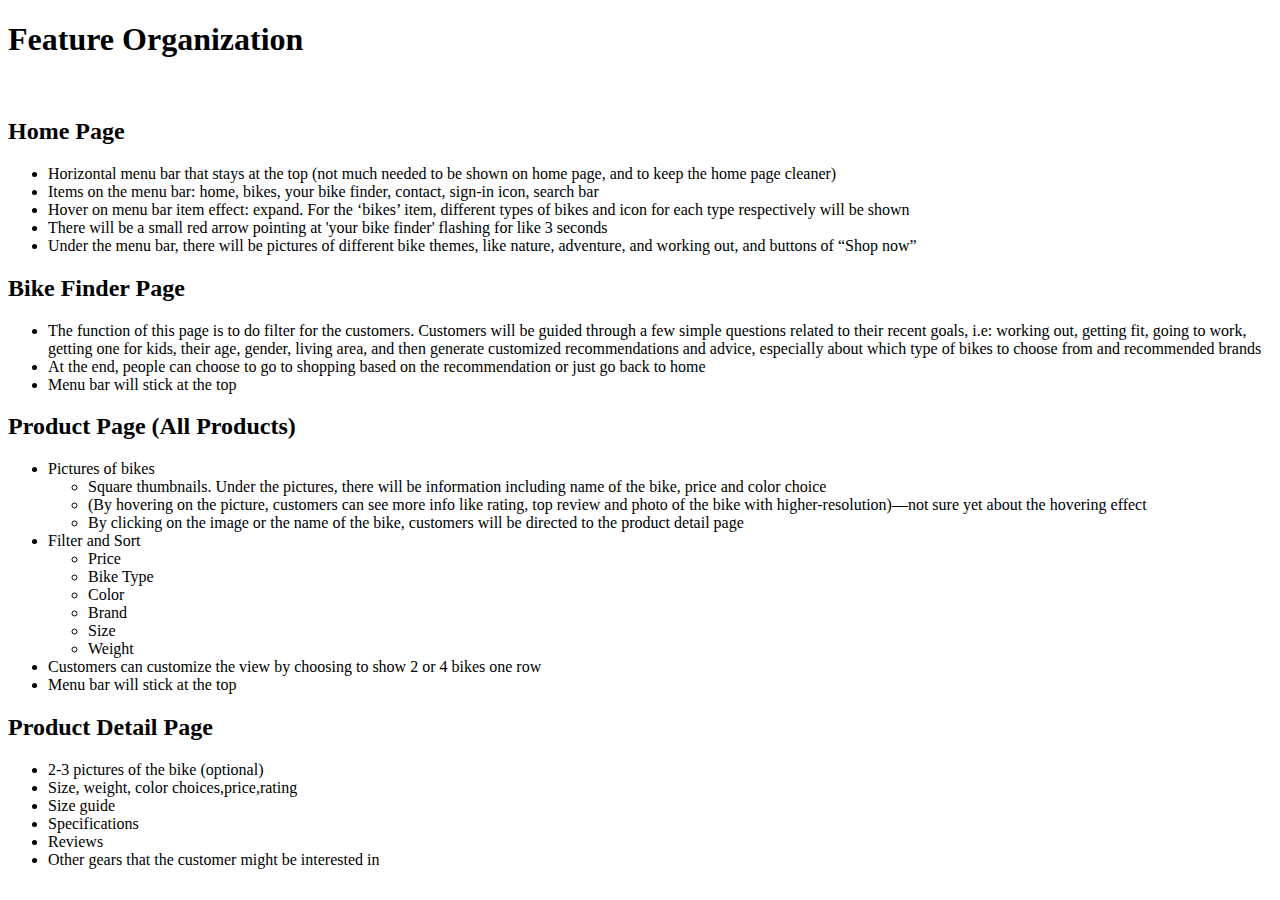
<file: bike-finder/featuer-organization/index.html>
<!DOCTYPE html>
<html>
<head>
<title>Feature Organization</title>
</head>
<body>

<h1>Feature Organization</h1>
<br>
	<h2>Home Page</h2>
	<ul>
		<li>Horizontal menu bar that stays at the top (not much needed to be shown on home page, and to keep the home page cleaner)</li>
		<li>Items on the menu bar: home, bikes, your bike finder, contact, sign-in icon, search bar</li>
		<li>Hover on menu bar item effect: expand. For the ‘bikes’ item, different types of bikes and icon for each type respectively will be shown</li>
		<li>There will be a small red arrow pointing at 'your bike finder' flashing for like 3 seconds</li>
		<li>Under the menu bar, there will be pictures of different bike themes, like nature, adventure, and working out, and buttons of “Shop now”</li>
	</ul>
<h2>Bike Finder Page</h2>
	<ul>
		<li>The function of this page is to do filter for the customers. Customers will be guided through a few simple questions related to their recent goals, i.e: working out, getting fit, going to work, getting one for kids, their age, gender, living area, and then generate customized recommendations and advice, especially about which type of bikes to choose from and recommended brands</li>
		<li>At the end, people can choose to go to shopping based on the recommendation or just go back to home</li>
		<li>Menu bar will stick at the top</li>
	</ul>
<h2>Product Page (All Products)</h2>
	<ul>
		<li>Pictures of bikes </li>
			<ul>
				<li>Square thumbnails. Under the pictures, there will be information including name of the bike, price and color choice</li>
				<li>(By hovering on the picture, customers can see more info like rating, top review and photo of the bike with higher-resolution)—not sure yet about the hovering effect</li>
				<li>By clicking on the image or the name of the bike, customers will be directed to the product detail page</li>
			</ul>
		<li>Filter and Sort </li>
			<ul>
				<li>Price</li>
				<li>Bike Type</li>
				<li>Color</li>
				<li>Brand</li>
				<li>Size</li>
				<li>Weight</li>
			</ul>
		<li>Customers can customize the view by choosing to show 2 or 4 bikes one row</li>
		<li>Menu bar will stick at the top</li>
	</ul>
<h2>Product Detail Page</h2>
	<ul>
		<li>2-3 pictures of the bike (optional)</li>
		<li>Size, weight, color choices,price,rating</li>
		<li>Size guide</li>
		<li>Specifications</li>
		<li>Reviews</li>
		<li>Other gears that the customer might be interested in</li>
	</ul>
	
</body>
</html>
</file>
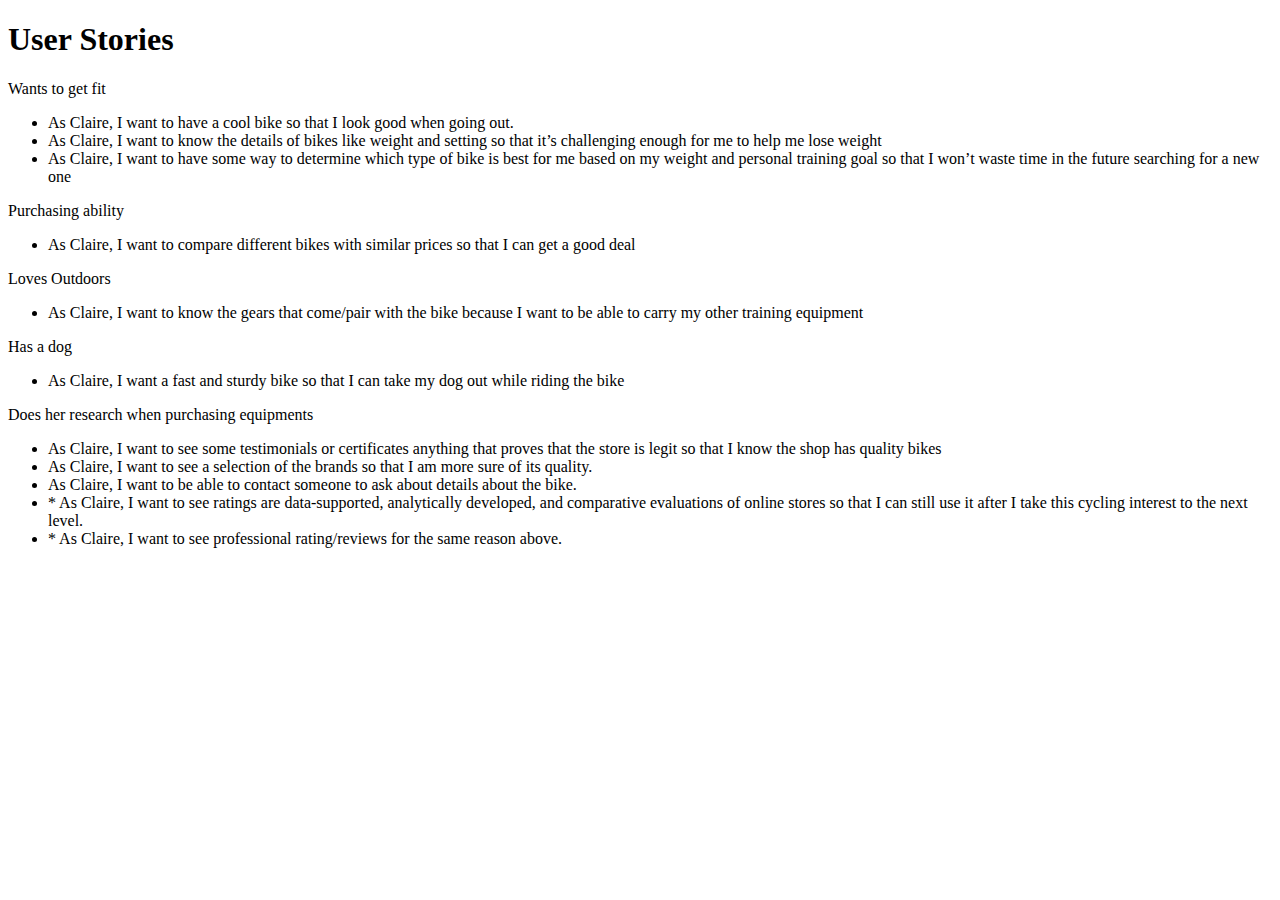
<file: bike-finder/user-stories-existing-site/index.html>
<!DOCTYPE html>
<html>
<head>
<title>User Stories</title>
</head>
<body>

<h1>User Stories</h1>
<p>Wants to get fit</p>
	<ul>
		<li>As Claire, I want to have a cool bike so that I look good when going out.</li>
		<li>As Claire, I want to know the details of bikes like weight and setting so that it’s challenging enough for me to help me lose weight</li>
		<li>As Claire, I want to have some way to determine which type of bike is best for me based on my weight and personal training goal so that I won’t waste time in the future searching for a new one</li>
	</ul>
<p>Purchasing ability</p>
	<ul>
		<li>As Claire, I want to compare different bikes with similar prices so that I can get a good deal</li>
	</ul>
<p>Loves Outdoors</p>
	<ul>
		<li>As Claire, I want to know the gears that come/pair with the bike because I want to be able to carry my other training equipment </li>
	</ul>
<p>Has a dog</p>
	<ul>
		<li>As Claire, I want a fast and sturdy bike so that I can take my dog out while riding the bike</li>
	</ul>
<p>Does her research when purchasing equipments</p>
	<ul>
		<li>As Claire, I want to see some testimonials or certificates anything that proves that the store is legit so that I know the shop has quality bikes</li>
		<li>As Claire, I want to see a selection of the brands so that I am more sure of its quality.</li>
		<li>As Claire, I want to be able to contact someone to ask about details about the bike.</li>
		<li>* As Claire, I want to  see ratings are data-supported, analytically developed, and comparative evaluations of online stores so that I can still use it after I take this cycling interest to the next level.</li>
		<li>* As Claire, I want to see professional rating/reviews for the same reason above.</li>
	</ul>
</body>
</html>
</file>
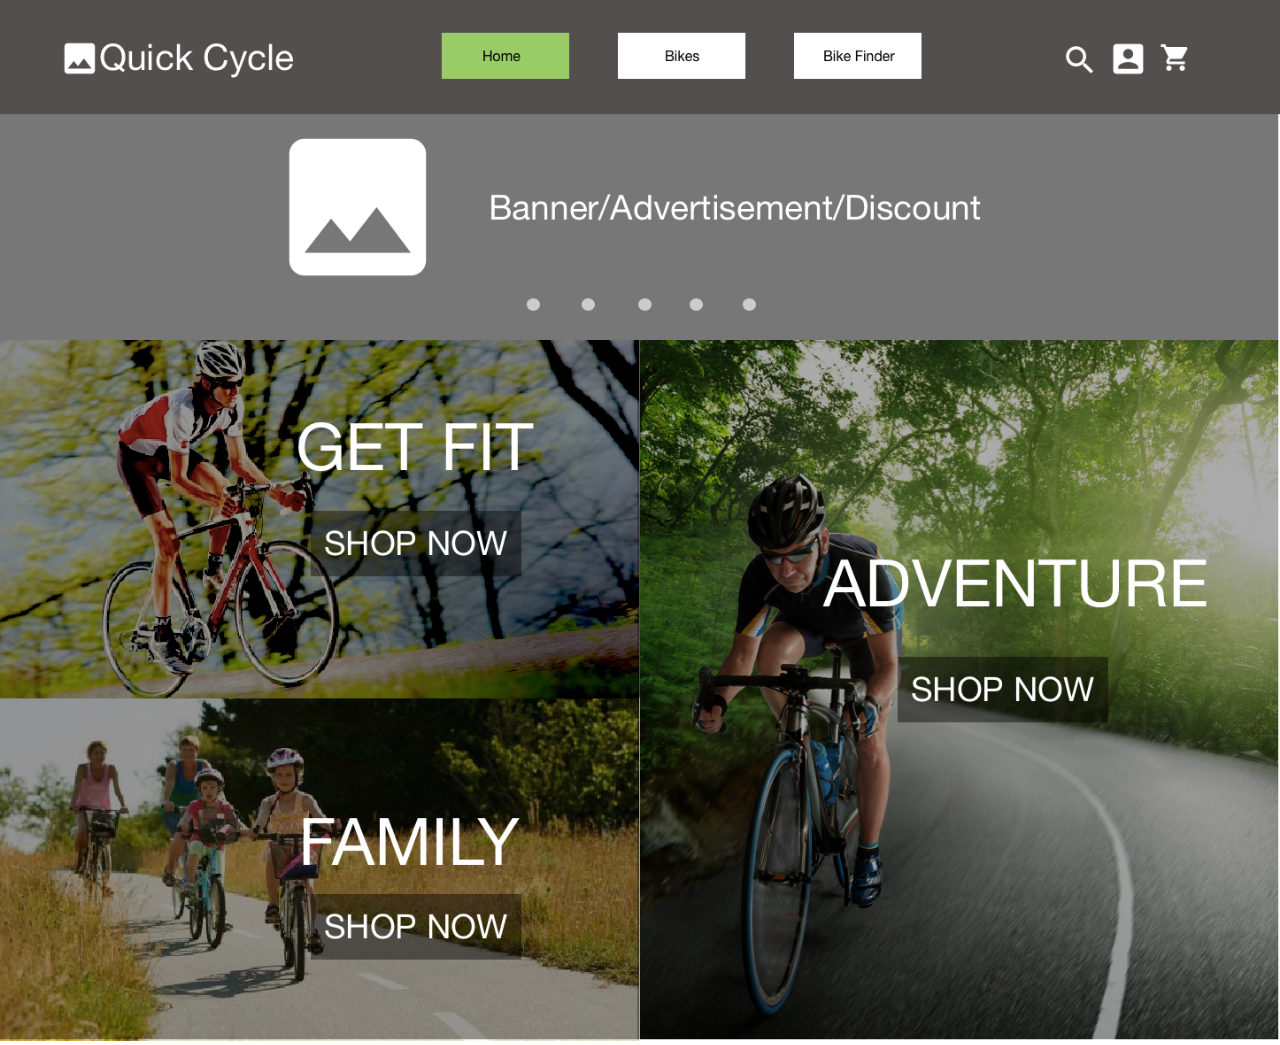
<file: bike-finder/visual-mockups/index.html>
<!doctype html>

<html lang="en">
<head>
  <meta charset="utf-8">
  <title>QuickCycle Home Page</title>
  <link rel="stylesheet" href="style.css" type="text/css">
</head>

<body>
	<a href="bikeFinder.html"></a>
	<div>
   		<img src="Home.png" alt="Home"></img>
   </div>
</body>
</html>
</file>
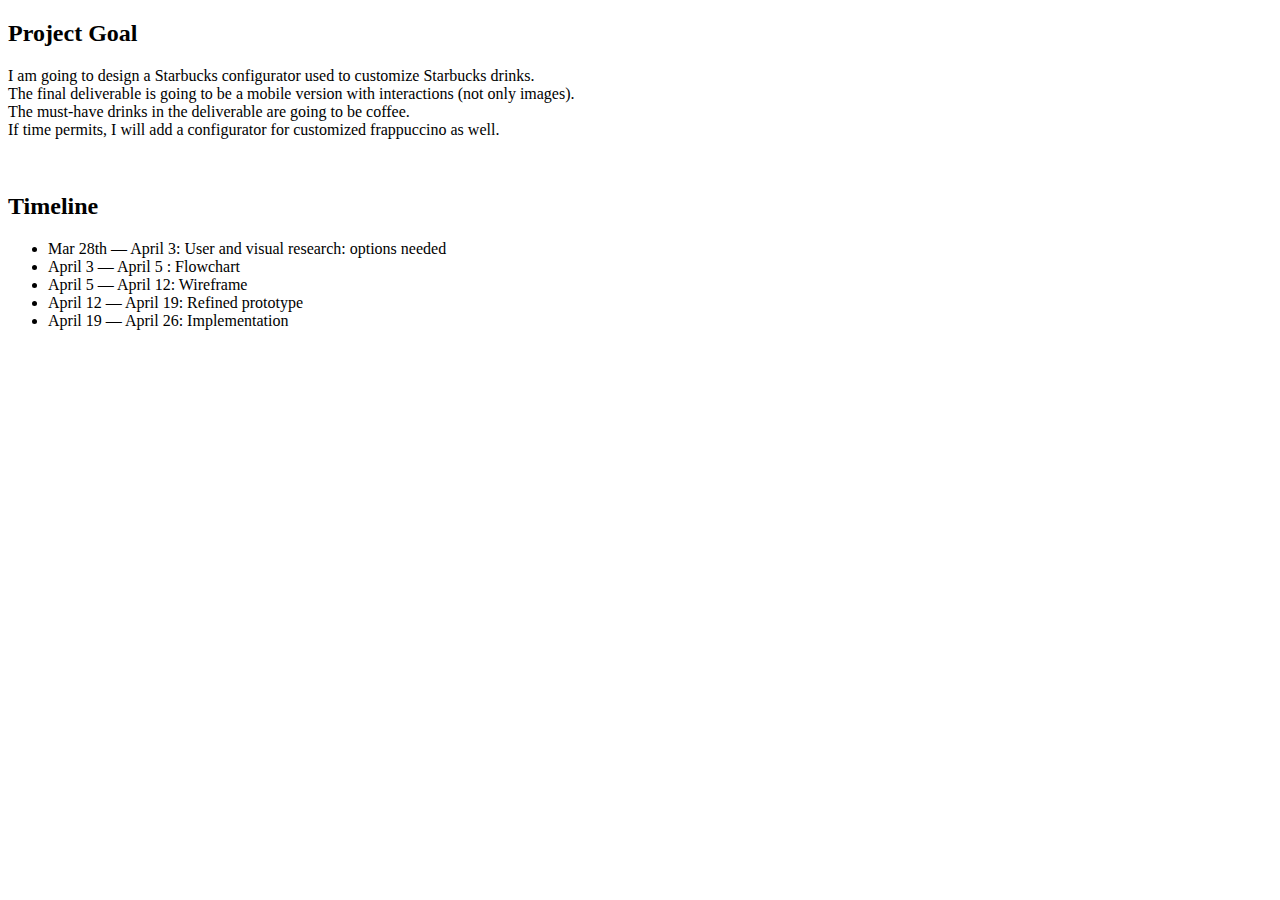
<file: configurator/proposal/index.html>
<!DOCTYPE html>
<html>
<header> 
	<title>Proposal</title>
</header>
<body>
	<h2>Project Goal</h2>
	<p>I am going to design a Starbucks configurator used to customize Starbucks drinks. <br>The final deliverable is going to be a mobile version with interactions (not only images). <br>The must-have drinks in the deliverable are going to be coffee. <br>If time permits, I will add a configurator for customized frappuccino as well.</p><br>
	<h2>Timeline</h2>
	<ul>
		<li>Mar 28th — April 3: User and visual research: options needed</li>
		<li>April 3 — April 5 : Flowchart</li>
		<li>April 5 — April 12: Wireframe </li>
		<li>April 12 — April 19: Refined prototype</li>
		<li>April 19 — April 26: Implementation</li>
	</ul>
</body>
</html>
</file>
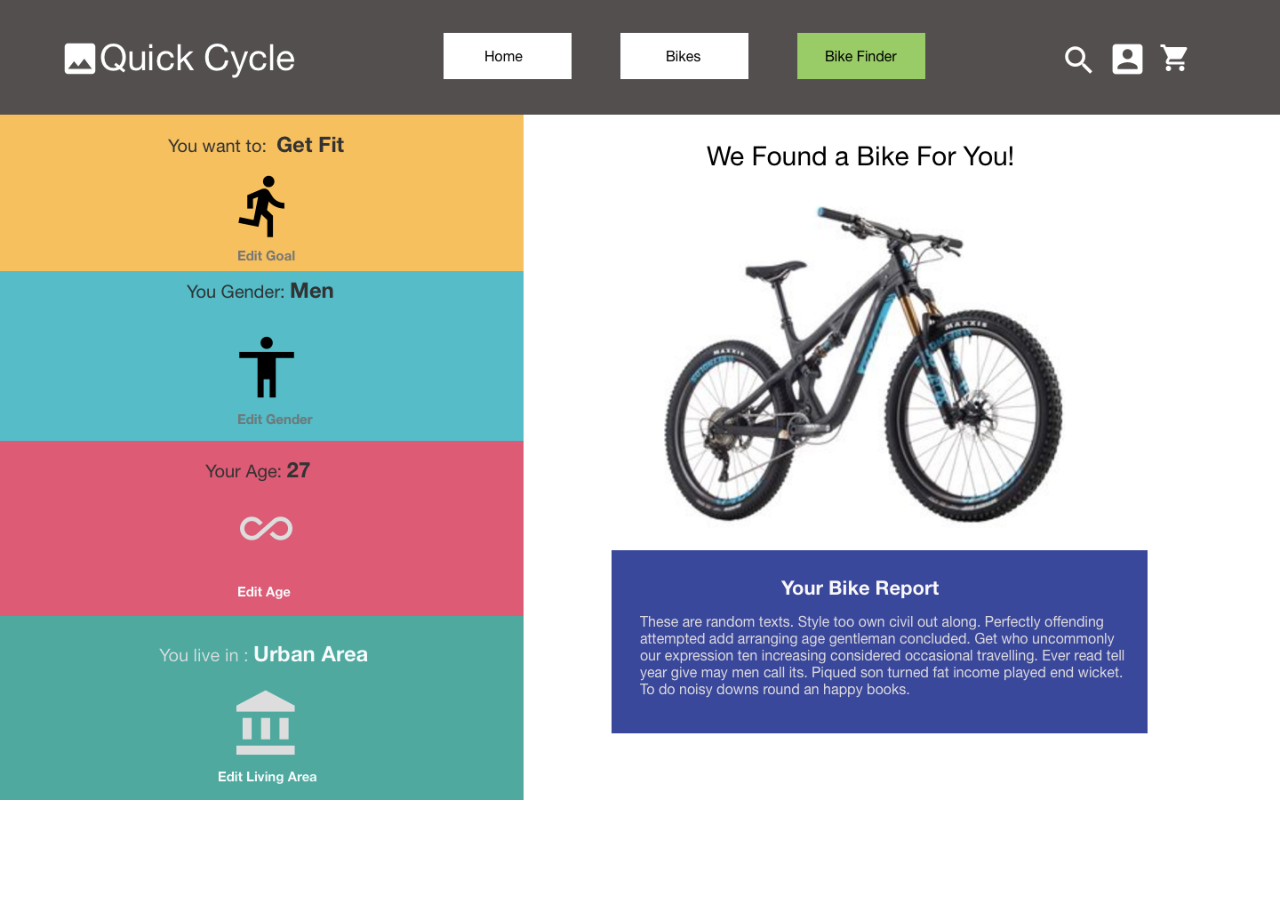
<file: bike-finder/visual-mockups/bikeFinder.html>
<!doctype html>

<html lang="en">
<head>
  <meta charset="utf-8">
  <title>QuickCycle Bike Finder</title>
    <link rel="stylesheet" href="style.css" type="text/css">

</head>

<body>
	<a href="bikes.html"></a>
  <img src="BikeFinder.png" alt="BikeFinder">
</body>
</html>
</file>
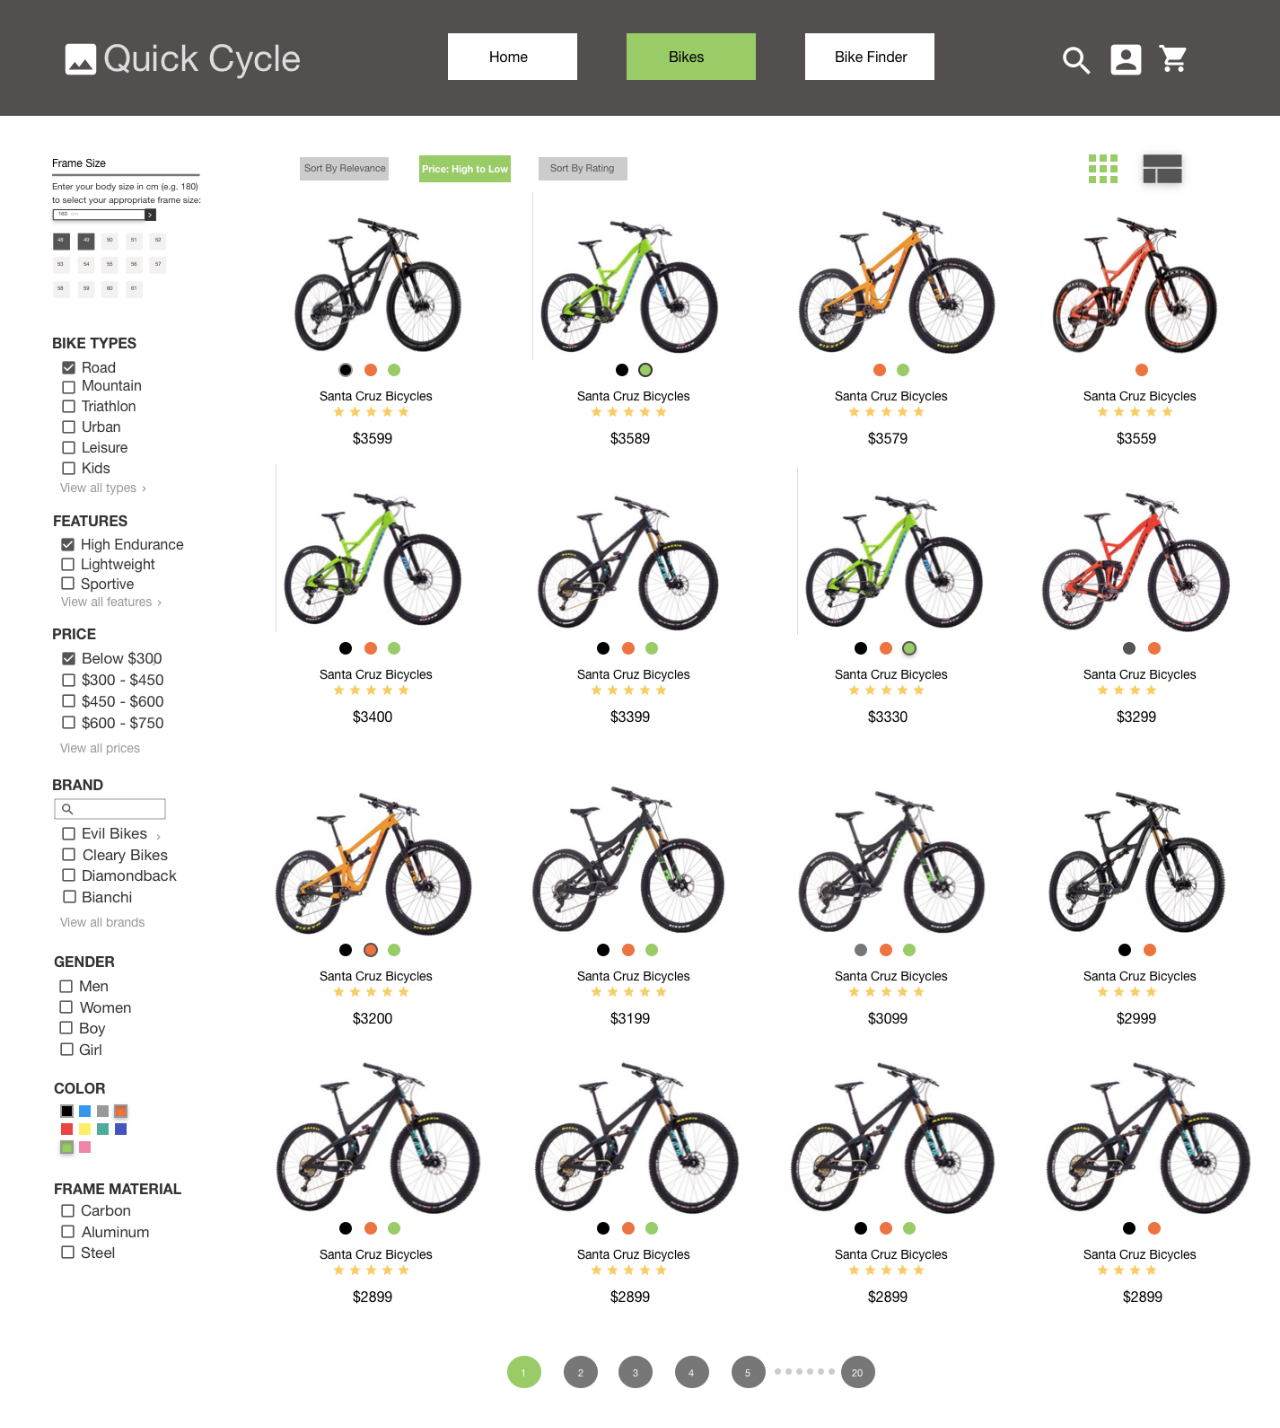
<file: bike-finder/visual-mockups/bikes.html>
<!doctype html>

<html lang="en">
<head>
  <meta charset="utf-8">
  <title>QuickCycle Products</title>
    <link rel="stylesheet" href="style.css" type="text/css">

</head>

<body>
	<a href="productDetails.html"></a>
  <img src="Bikes.png" alt="Bikes">
</body>
</html>
</file>
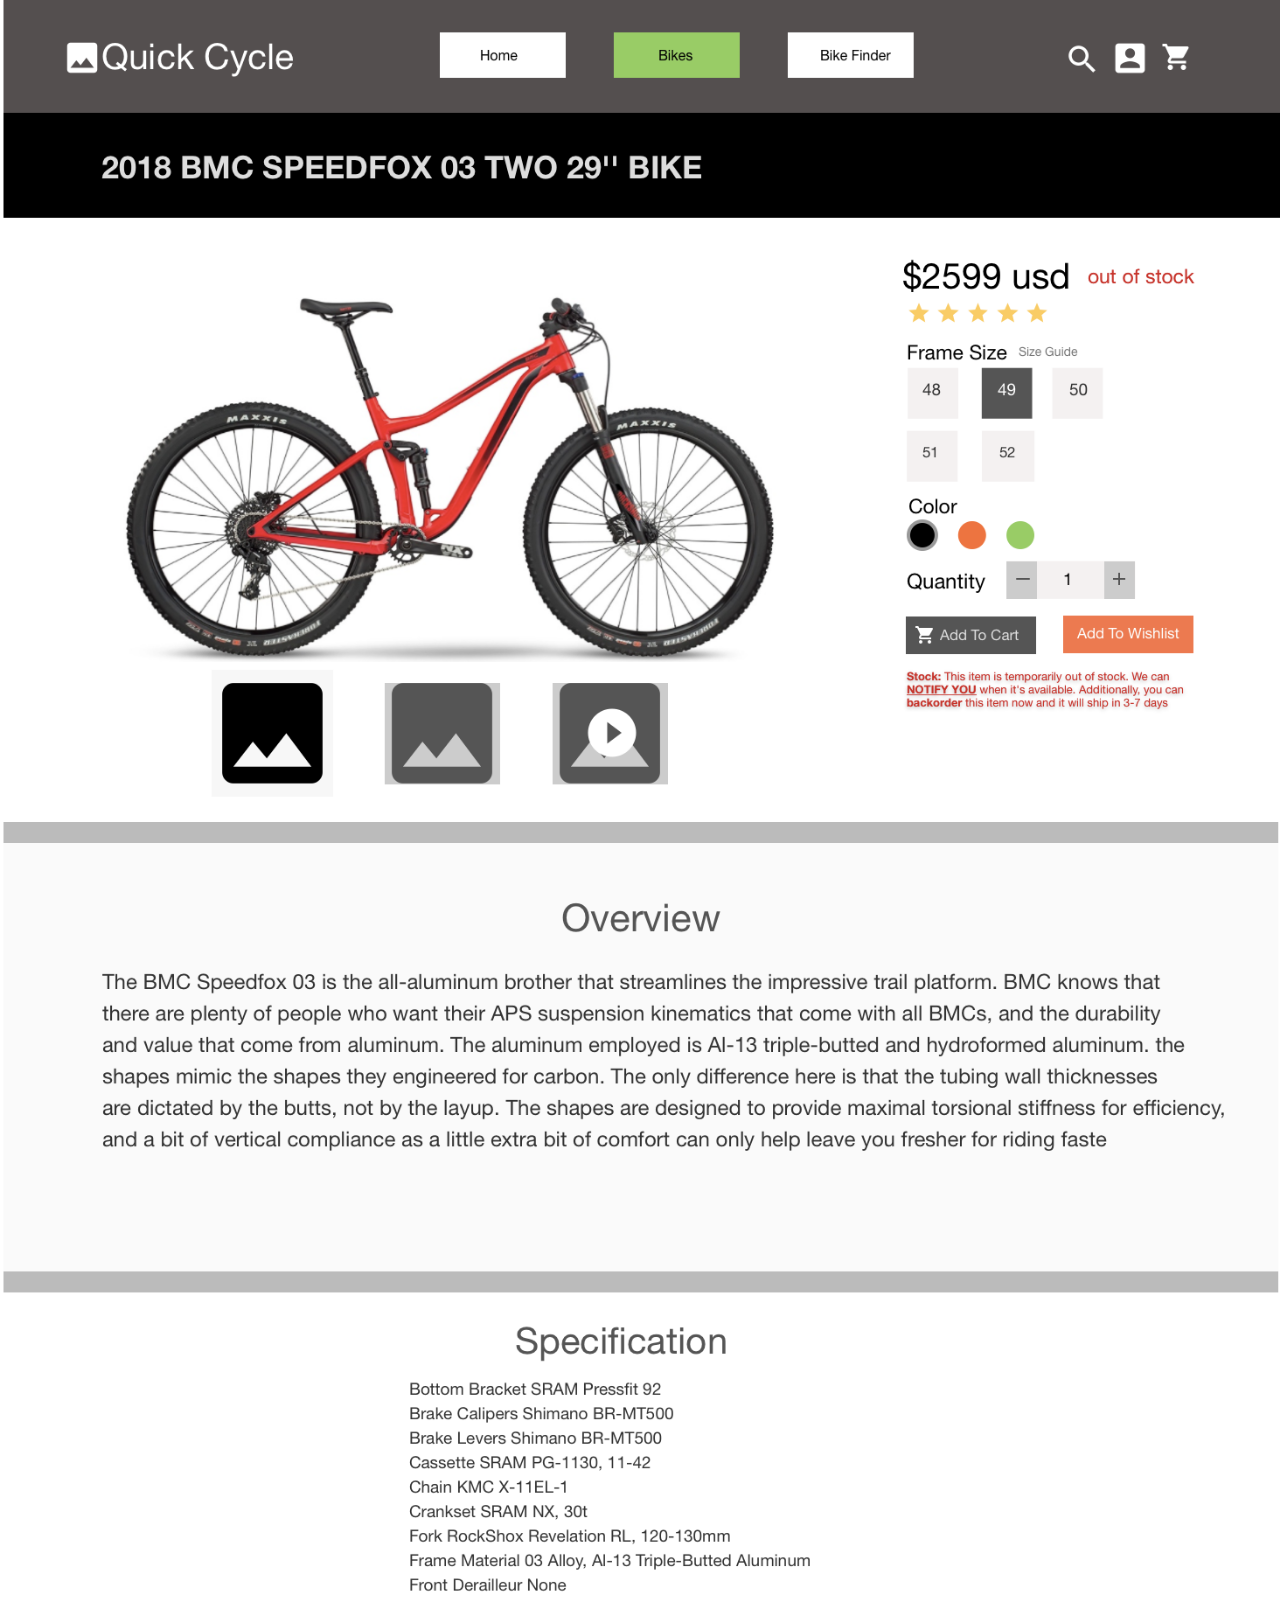
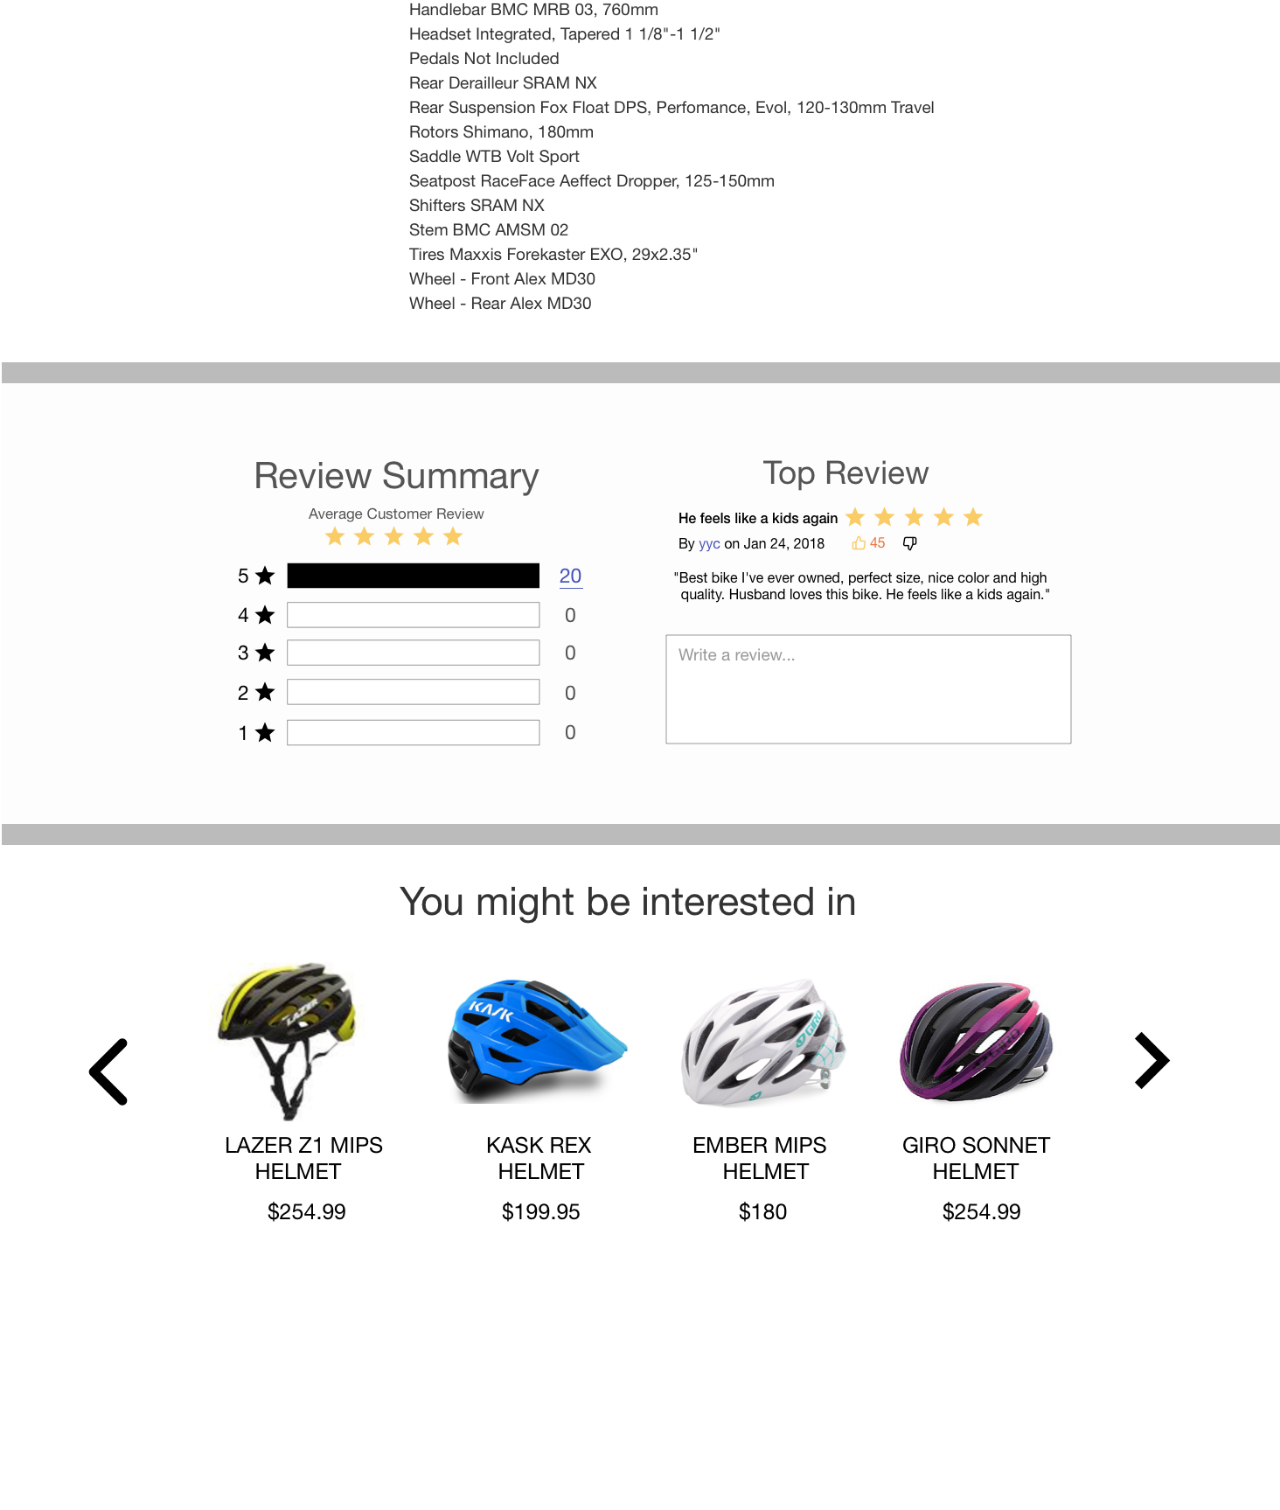
<file: bike-finder/visual-mockups/productDetails.html>
<!doctype html>

<html lang="en">
<head>
  <meta charset="utf-8">
  <title>QuickCycle Product Details</title>
    <link rel="stylesheet" href="style.css" type="text/css">

</head>

<body>
	<a href="index.html"></a>
  <img src="ProductDetails.png" alt="productDetails">
</body>
</html>
</file>
<file: bike-finder/visual-mockups/style.css>
body,html{
	height: 100%;
	margin:0;
	padding:0;
}
a{
	display: block;
	position: absolute;
	width:100%;
	height:100%;
	top:0;
	bottom:0;
	left:0;
	right:0;
}

img{
	width:100%;
}
</file>
